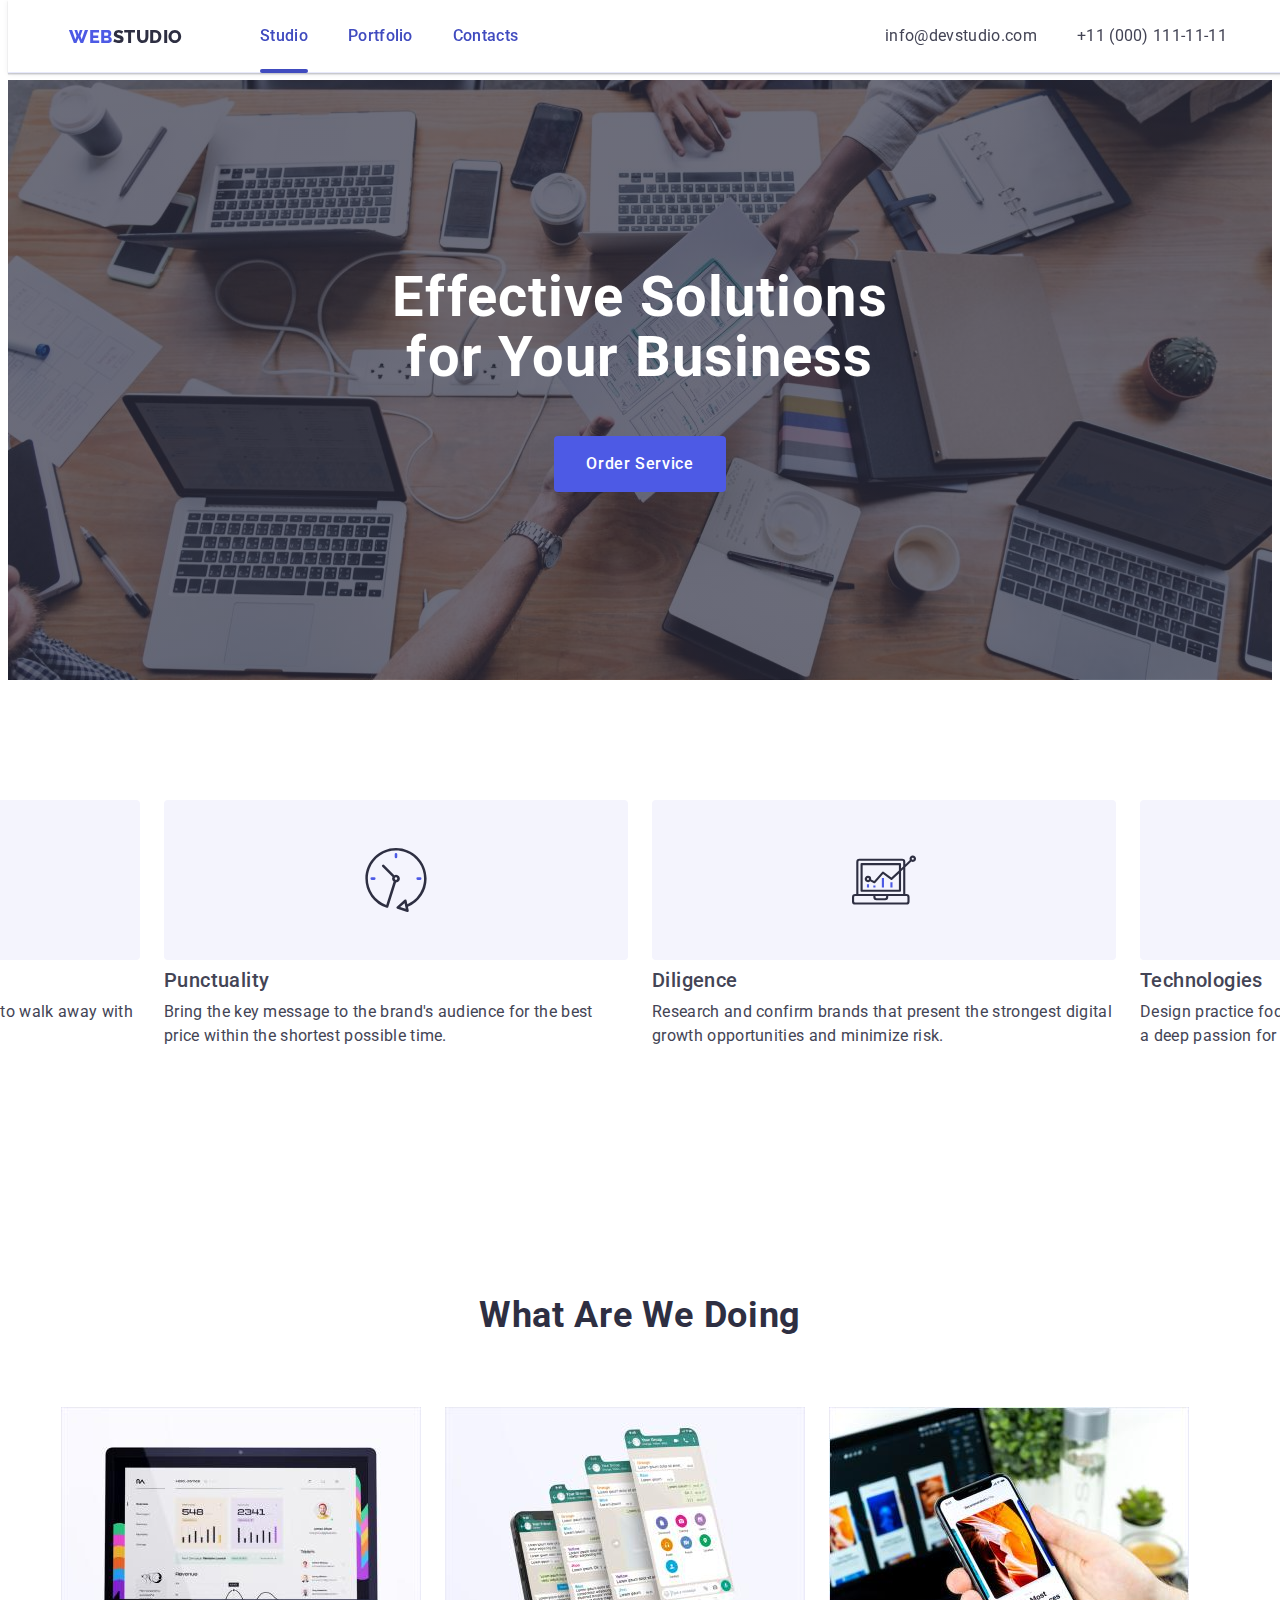
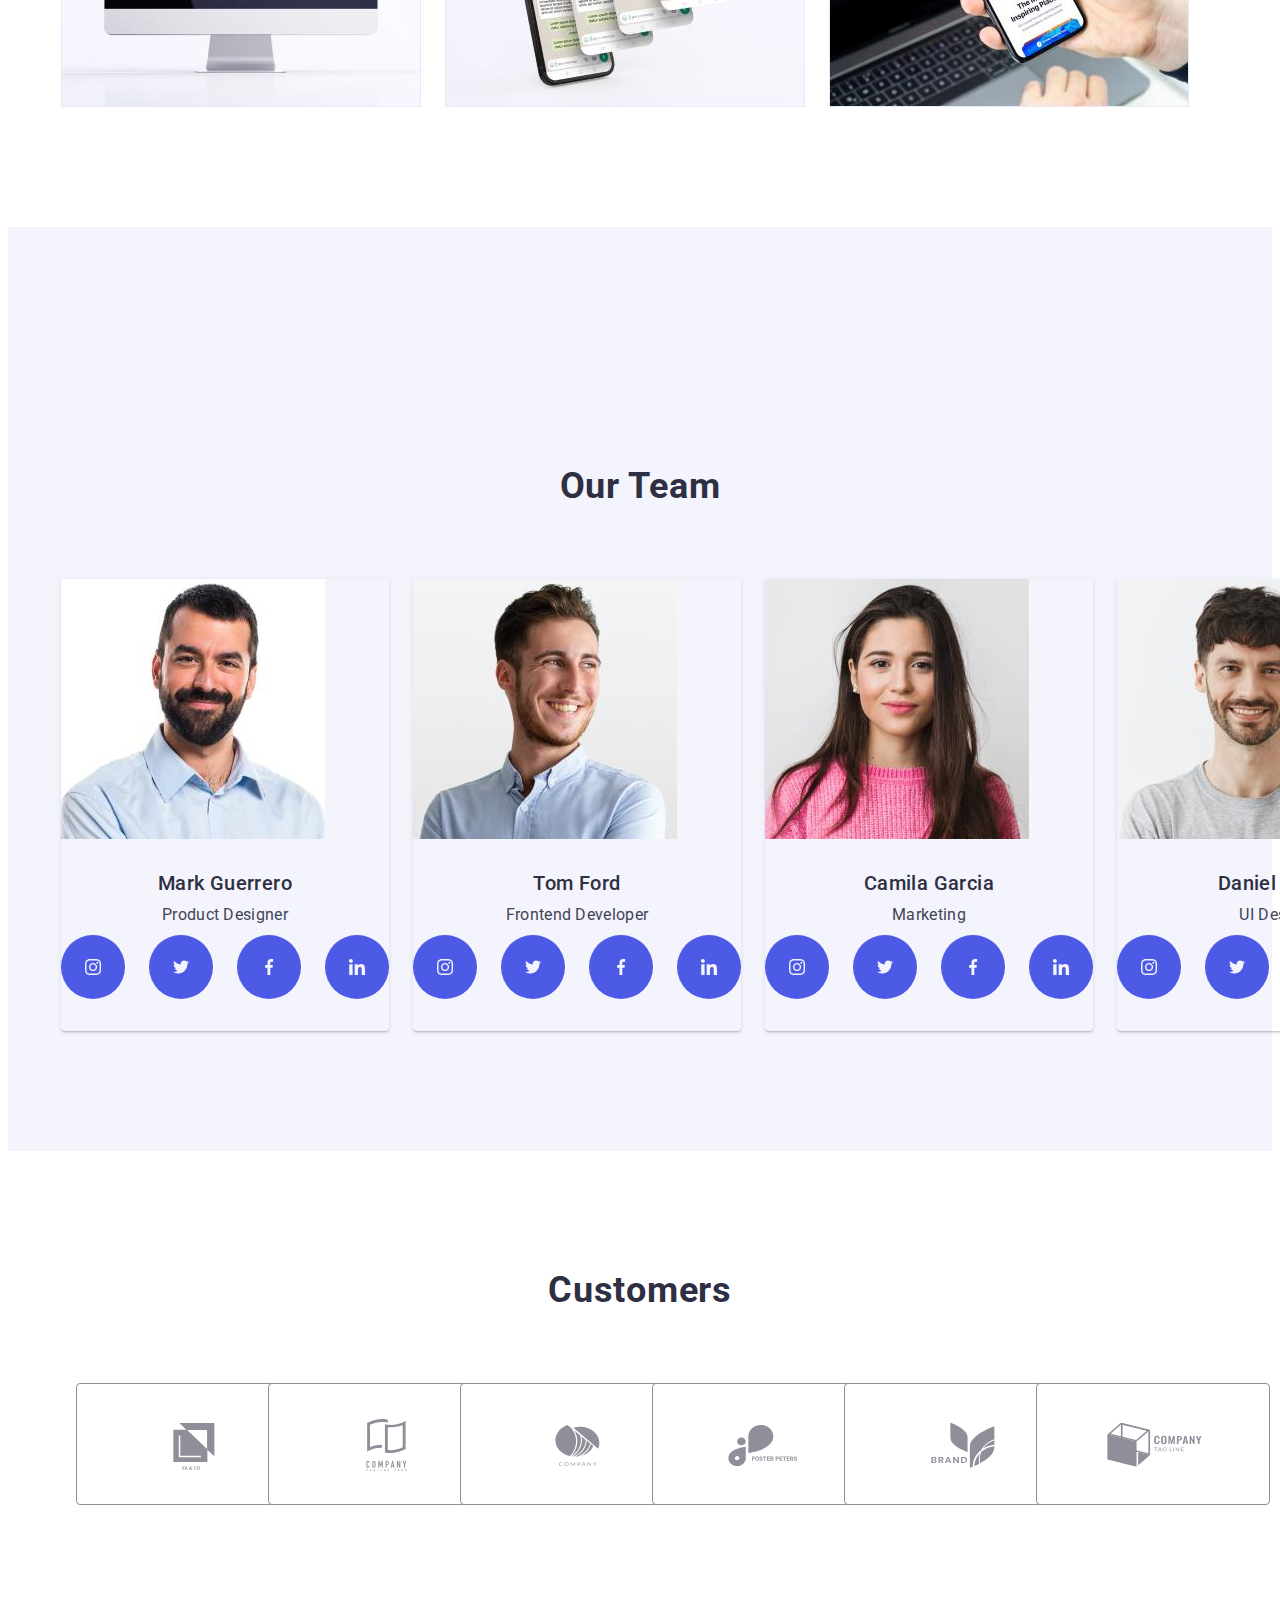
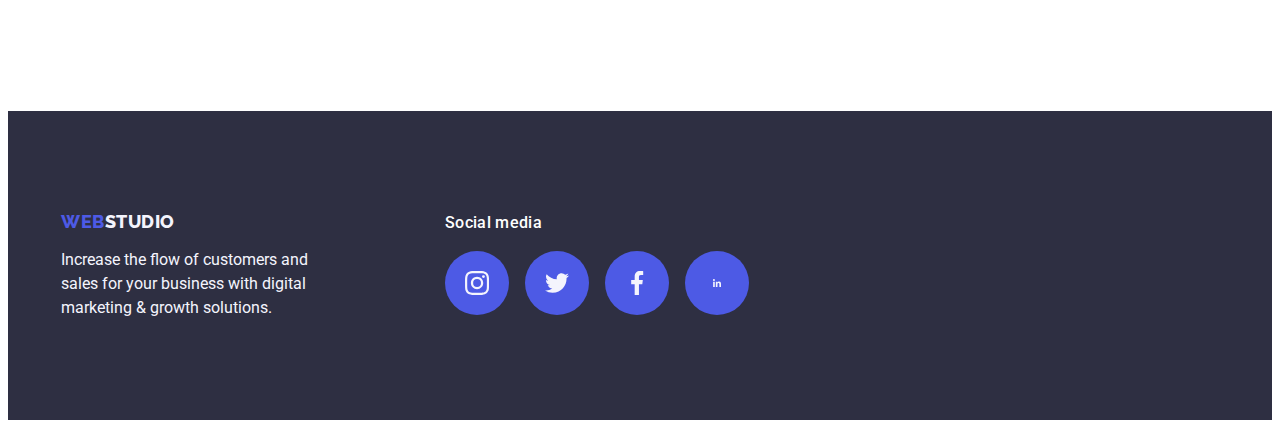
<file: index.html>
<!DOCTYPE html>
<html lang="en">
  <head>
    <meta charset="UTF-8" />
    <meta name="viewport" content="width=device-width, initial-scale=1.0" />
    <title>
      Increase the flow of customers and sales for your business with digital
      marketing & growth solutions.
    </title>
    <link
      rel="stylesheet"
      href="https://cdnjs.cloudflare.com/ajax/libs/modern-normalize/1.1.0/modern-normalize.min.css"
      integrity="sha512-wpPYUAdjBVSE4KJnH1VR1HeZfpl1ub8YT/NKx4PuQ5NmX2tKuGu6U/JRp5y+Y8XG2tV+wKQpNHVUX03MfMFn9Q=="
      crossorigin="anonymous"
      referrerpolicy="no-referrer"
    />
    <link rel="stylesheet" href="./css/styles.css" />
    <link rel="preconnect" href="https://fonts.googleapis.com" />
    <link rel="preconnect" href="https://fonts.gstatic.com" crossorigin />
    <link
      href="https://fonts.googleapis.com/css2?family=Raleway:wght@800&family=Roboto:wght@400;500;700;900&display=swap"
      rel="stylesheet"
    />
  </head>
  <body>
    <header class="header-class">
      <div class="header-container container">
        <nav class="header-navigation">
          <a class="navigation-logo link" href="./index.html"
            >Web<span class="nav-logo-span">Studio</span>
          </a>
          <ul class="navigation-list list">
            <li>
              <a class="navigation-link link active" href="./index.html"
                >Studio</a
              >
            </li>
            <li>
              <a class="navigation-link link" href="./portfolio.html"
                >Portfolio</a
              >
            </li>
            <li>
              <a class="navigation-link link" href="">Contacts</a>
            </li>
          </ul>
        </nav>
        <address class="address">
          <ul class="address-list list">
            <li>
              <a class="address-link link" href="mailto:info@devstudio.com"
                >info@devstudio.com</a
              >
            </li>
            <li>
              <a class="address-link link" href="tel:+110001111111"
                >+11 (000) 111-11-11</a
              >
            </li>
          </ul>
        </address>
      </div>
    </header>
    <main>
      <section class="hero-section">
        <!-- "Hero" section -->
        <div class="container">
          <h1 class="hero-title">Effective Solutions for Your Business</h1>
          <button type="button" class="hero-button" data-modal-open>
            Order Service
          </button>
        </div>
      </section>
      <section class="advantages-section">
        <div class="advantages-container container">
          <h2 hidden class="advantages-title title">Our Advantages</h2>
          <ul class="advantages-list list">
            <li class="advantages-item">
              <div class="advantages-icon-wraper">
                <svg class="advantages-icon" width="64" height="64">
                  <use href="./images/icons.svg#antenna"></use>
                </svg>
              </div>
              <h3 class="advantages-title">Strategy</h3>
              <p class="text">
                Our goal is to identify the business problem to walk away with
                the perfect and creative solution.
              </p>
            </li>
            <li class="advantages-item">
              <div class="advantages-icon-wraper">
                <svg class="advantages-icon" width="64" height="64">
                  <use href="./images/icons.svg#clock"></use>
                </svg>
              </div>
              <h3 class="advantages-title">Punctuality</h3>
              <p class="text">
                Bring the key message to the brand's audience for the best price
                within the shortest possible time.
              </p>
            </li>
            <li class="advantages-item">
              <div class="advantages-icon-wraper">
                <svg class="advantages-icon" width="64" height="64">
                  <use href="./images/icons.svg#diagram"></use>
                </svg>
              </div>
              <h3 class="advantages-title">Diligence</h3>
              <p class="text">
                Research and confirm brands that present the strongest digital
                growth opportunities and minimize risk.
              </p>
            </li>
            <li class="advantages-item">
              <div class="advantages-icon-wraper">
                <svg class="advantages-icon" width="64" height="64">
                  <use href="./images/icons.svg#astronaut"></use>
                </svg>
              </div>
              <h3 class="advantages-title">Technologies</h3>
              <p class="text">
                Design practice focused on digital experiences. We bring forth a
                deep passion for problem-solving.
              </p>
            </li>
          </ul>
        </div>
      </section>
      <section class="examples-section">
        <div class="container">
          <h2 class="examples-title title">What are we doing</h2>
          <ul class="examples-list list">
            <li class="examples-item">
              <img
                src="./images/studio/examples/studio-img1-w360.jpg"
                alt="Computer monitor with the website page open"
                width="360"
              />
            </li>
            <li class="examples-item">
              <img
                src="./images/studio/examples/studio-img2-w360.jpg"
                alt="Smartphone screen with an open messenger"
                width="360"
              />
            </li>
            <li class="examples-item">
              <img
                src="./images/studio/examples/studio-img3-w360.jpg"
                alt="Laptop screen and smartphone in hand"
                width="360"
              />
            </li>
          </ul>
        </div>
      </section>
      <section class="team-section">
        <div class="team-container container">
          <h2 class="team-title title">Our Team</h2>
          <ul class="team-cards-list list">
            <li class="team-cards-item">
              <img
                class="team-cards-image"
                src="./images/studio/team/studio-img4-w264.jpg"
                alt="Smiling man"
                width="264"
              />
              <div class="team-cards-wrapper">
                <h3 class="team-cards-title sub-title">Mark Guerrero</h3>
                <p class="team-cards-text text">Product Designer</p>
                <ul class="socials-list list">
                  <li class="socials-item">
                    <a
                      class="socials-link link"
                      href=""
                      target="_blank"
                      rel="noopener noreferrer"
                      aria-label="Instagram icon"
                    >
                      <svg class="socials-icon" width="16" height="16">
                        <use href="./images/icons.svg#instagram"></use>
                      </svg>
                    </a>
                  </li>
                  <li class="socials-item">
                    <a
                      class="socials-link link"
                      href=""
                      target="_blank"
                      rel="noopener noreferrer"
                      aria-label="Twitter icon"
                    >
                      <svg class="socials-icon" width="16" height="16">
                        <use href="./images/icons.svg#twitter"></use>
                      </svg>
                    </a>
                  </li>
                  <li class="socials-item">
                    <a
                      class="socials-link link"
                      href=""
                      target="_blank"
                      rel="noopener noreferrer"
                      aria-label="Facebook icon"
                    >
                      <svg class="socials-icon" width="16" height="16">
                        <use href="./images/icons.svg#facebook"></use>
                      </svg>
                    </a>
                  </li>
                  <li class="socials-item">
                    <a
                      class="socials-link link"
                      href=""
                      target="_blank"
                      rel="noopener noreferrer"
                      aria-label="Linkedin icon"
                    >
                      <svg class="socials-icon" width="16" height="16">
                        <use href="./images/icons.svg#linkedin"></use>
                      </svg>
                    </a>
                  </li>
                </ul>
              </div>
            </li>
            <li class="team-cards-item">
              <img
                class="team-cards-image"
                src="./images/studio/team/studio-img5-w264.jpg"
                alt="Smiling man"
                width="264"
              />
              <div class="team-cards-wrapper">
                <h3 class="team-cards-title sub-title">Tom Ford</h3>
                <p class="team-cards-text text">Frontend Developer</p>
                <ul class="socials-list list">
                  <li class="socials-item">
                    <a
                      class="socials-link link"
                      href=""
                      target="_blank"
                      rel="noopener noreferrer"
                      aria-label="Instagram icon"
                    >
                      <svg class="socials-icon" width="16" height="16">
                        <use href="./images/icons.svg#instagram"></use>
                      </svg>
                    </a>
                  </li>
                  <li class="socials-item">
                    <a
                      class="socials-link link"
                      href=""
                      target="_blank"
                      rel="noopener noreferrer"
                      aria-label="Twitter icon"
                    >
                      <svg class="socials-icon" width="16" height="16">
                        <use href="./images/icons.svg#twitter"></use>
                      </svg>
                    </a>
                  </li>
                  <li class="socials-item">
                    <a
                      class="socials-link link"
                      href=""
                      target="_blank"
                      rel="noopener noreferrer"
                      aria-label="Facebook icon"
                    >
                      <svg class="socials-icon" width="16" height="16">
                        <use href="./images/icons.svg#facebook"></use>
                      </svg>
                    </a>
                  </li>
                  <li class="socials-item">
                    <a
                      class="socials-link link"
                      href=""
                      target="_blank"
                      rel="noopener noreferrer"
                      aria-label="Linkedin icon"
                    >
                      <svg class="socials-icon" width="16" height="16">
                        <use href="./images/icons.svg#linkedin"></use>
                      </svg>
                    </a>
                  </li>
                </ul>
              </div>
            </li>
            <li class="team-cards-item">
              <img
                class="team-cards-image"
                src="./images/studio/team/studio-img6-w264.jpg"
                alt="Smiling woman"
                width="264"
              />
              <div class="team-cards-wrapper">
                <h3 class="team-cards-title sub-title">Camila Garcia</h3>
                <p class="team-cards-text text">Marketing</p>
                <ul class="socials-list list">
                  <li class="socials-item">
                    <a
                      class="socials-link link"
                      href=""
                      target="_blank"
                      rel="noopener noreferrer"
                      aria-label="Instagram icon"
                    >
                      <svg class="socials-icon" width="16" height="16">
                        <use href="./images/icons.svg#instagram"></use>
                      </svg>
                    </a>
                  </li>
                  <li class="socials-item">
                    <a
                      class="socials-link link"
                      href=""
                      target="_blank"
                      rel="noopener noreferrer"
                      aria-label="Twitter icon"
                    >
                      <svg class="socials-icon" width="16" height="16">
                        <use href="./images/icons.svg#twitter"></use>
                      </svg>
                    </a>
                  </li>
                  <li class="socials-item">
                    <a
                      class="socials-link link"
                      href=""
                      target="_blank"
                      rel="noopener noreferrer"
                      aria-label="Facebook icon"
                    >
                      <svg class="socials-icon" width="16" height="16">
                        <use href="./images/icons.svg#facebook"></use>
                      </svg>
                    </a>
                  </li>
                  <li class="socials-item">
                    <a
                      class="socials-link link"
                      href=""
                      target="_blank"
                      rel="noopener noreferrer"
                      aria-label="Linkedin icon"
                    >
                      <svg class="socials-icon" width="16" height="16">
                        <use href="./images/icons.svg#linkedin"></use>
                      </svg>
                    </a>
                  </li>
                </ul>
              </div>
            </li>
            <li class="team-cards-item">
              <img
                class="team-cards-image"
                src="./images/studio/team/studio-img7-w264.jpg"
                alt="Smiling man"
                width="264"
              />
              <div class="team-cards-wrapper">
                <h3 class="team-cards-title sub-title">Daniel Wilson</h3>
                <p class="team-cards-text text">UI Designer</p>
                <ul class="socials-list list">
                  <li class="socials-item">
                    <a
                      class="socials-link link"
                      href=""
                      target="_blank"
                      rel="noopener noreferrer"
                      aria-label="Instagram icon"
                    >
                      <svg class="socials-icon" width="16" height="16">
                        <use href="./images/icons.svg#instagram"></use>
                      </svg>
                    </a>
                  </li>
                  <li class="socials-item">
                    <a
                      class="socials-link link"
                      href=""
                      target="_blank"
                      rel="noopener noreferrer"
                      aria-label="Twitter icon"
                    >
                      <svg class="socials-icon" width="16" height="16">
                        <use href="./images/icons.svg#twitter"></use>
                      </svg>
                    </a>
                  </li>
                  <li class="socials-item">
                    <a
                      class="socials-link link"
                      href=""
                      target="_blank"
                      rel="noopener noreferrer"
                      aria-label="Facebook icon"
                    >
                      <svg class="socials-icon" width="16" height="16">
                        <use href="./images/icons.svg#facebook"></use>
                      </svg>
                    </a>
                  </li>
                  <li class="socials-item">
                    <a
                      class="socials-link link"
                      href=""
                      target="_blank"
                      rel="noopener noreferrer"
                      aria-label="Linkedin icon"
                    >
                      <svg class="socials-icon" width="16" height="16">
                        <use href="./images/icons.svg#linkedin"></use>
                      </svg>
                    </a>
                  </li>
                </ul>
              </div>
            </li>
          </ul>
        </div>
      </section>
      <section class="customers-section">
        <div class="customers-container container">
          <h2 class="customers-title title">Customers</h2>
          <ul class="customers-list list">
            <li class="customers-item">
              <a
                class="customers-link link"
                href=""
                target="_blank"
                rel="noopener noreferrer"
                aria-label="Logo-1 icon"
              >
                <svg class="customers-icon" width="104" height="56">
                  <use href="./images/icons.svg#Logo-1"></use>
                </svg>
              </a>
            </li>
            <li class="customers-item">
              <a
                class="customers-link link"
                href=""
                target="_blank"
                rel="noopener noreferrer"
                aria-label="Logo-2 icon"
              >
                <svg class="customers-icon" width="104" height="56">
                  <use href="./images/icons.svg#Logo-2"></use>
                </svg>
              </a>
            </li>
            <li class="customers-item">
              <a
                class="customers-link link"
                href=""
                target="_blank"
                rel="noopener noreferrer"
                aria-label="Logo-3 icon"
              >
                <svg class="customers-icon" width="104" height="56">
                  <use href="./images/icons.svg#Logo-3"></use>
                </svg>
              </a>
            </li>
            <li class="customers-item">
              <a
                class="customers-link link"
                href=""
                target="_blank"
                rel="noopener noreferrer"
                aria-label="Logo-4 icon"
              >
                <svg class="customers-icon" width="104" height="56">
                  <use href="./images/icons.svg#Logo-4"></use>
                </svg>
              </a>
            </li>
            <li class="customers-item">
              <a
                class="customers-link link"
                href=""
                target="_blank"
                rel="noopener noreferrer"
                aria-label="Logo-5 icon"
              >
                <svg class="customers-icon" width="104" height="56">
                  <use href="./images/icons.svg#Logo-5"></use>
                </svg>
              </a>
            </li>
            <li class="customers-item">
              <a
                class="customers-link link"
                href=""
                target="_blank"
                rel="noopener noreferrer"
                aria-label="Logo-6 icon"
              >
                <svg class="customers-icon" width="104" height="56">
                  <use href="./images/icons.svg#Logo-6"></use>
                </svg>
              </a>
            </li>
          </ul>
        </div>
      </section>
    </main>
    <footer class="footer">
      <div class="footer-container container">
        <div class="footer-logo-text">
          <a class="footer-logo footer-logo-link link" href="./index.html"
            >Web<span class="footer-logo-span">Studio</span></a
          >
          <p class="footer-text">
            Increase the flow of customers and sales for your business with
            digital marketing & growth solutions.
          </p>
        </div>
        <div class="footer-socials">
          <p class="footer-socials-text">Social media</p>
          <ul class="footer-socials-icons socials-list list">
            <li class="socials-item">
              <a
                class="footer-socials-link link"
                href=""
                target="_blank"
                rel="noopener noreferrer"
                aria-label="Instagram icon"
              >
                <svg class="socials-icon" width="24" height="24">
                  <use href="./images/icons.svg#instagram"></use>
                </svg>
              </a>
            </li>
            <li class="socials-item">
              <a
                class="footer-socials-link link"
                href=""
                target="_blank"
                rel="noopener noreferrer"
                aria-label="Twitter icon"
              >
                <svg class="socials-icon" width="24" height="24">
                  <use href="./images/icons.svg#twitter"></use>
                </svg>
              </a>
            </li>
            <li class="socials-item">
              <a
                class="footer-socials-link link"
                href=""
                target="_blank"
                rel="noopener noreferrer"
                aria-label="Facebook icon"
              >
                <svg class="socials-icon" width="24" height="24">
                  <use href="./images/icons.svg#facebook"></use>
                </svg>
              </a>
            </li>
            <li class="socials-item">
              <a
                class="footer-socials-link link"
                href=""
                target="_blank"
                rel="noopener noreferrer"
                aria-label="Linkedin icon"
              >
                <svg class="socials-icon" width="8" height="8">
                  <use href="./images/icons.svg#linkedin"></use>
                </svg>
              </a>
            </li>
          </ul>
        </div>
      </div>
    </footer>
    <!-- Modal window -->
    <div class="backdrop is-hidden" data-modal>
      <div class="modal">
        <button type="button" class="modal-close-button" data-modal-close>
          <svg class="modal-icon" width="8" height="8">
            <use href="./images/icons.svg#close-icon"></use>
          </svg>
        </button>
      </div>
    </div>
    <script src="./js/modal.js"></script>
  </body>
</html>
</file>
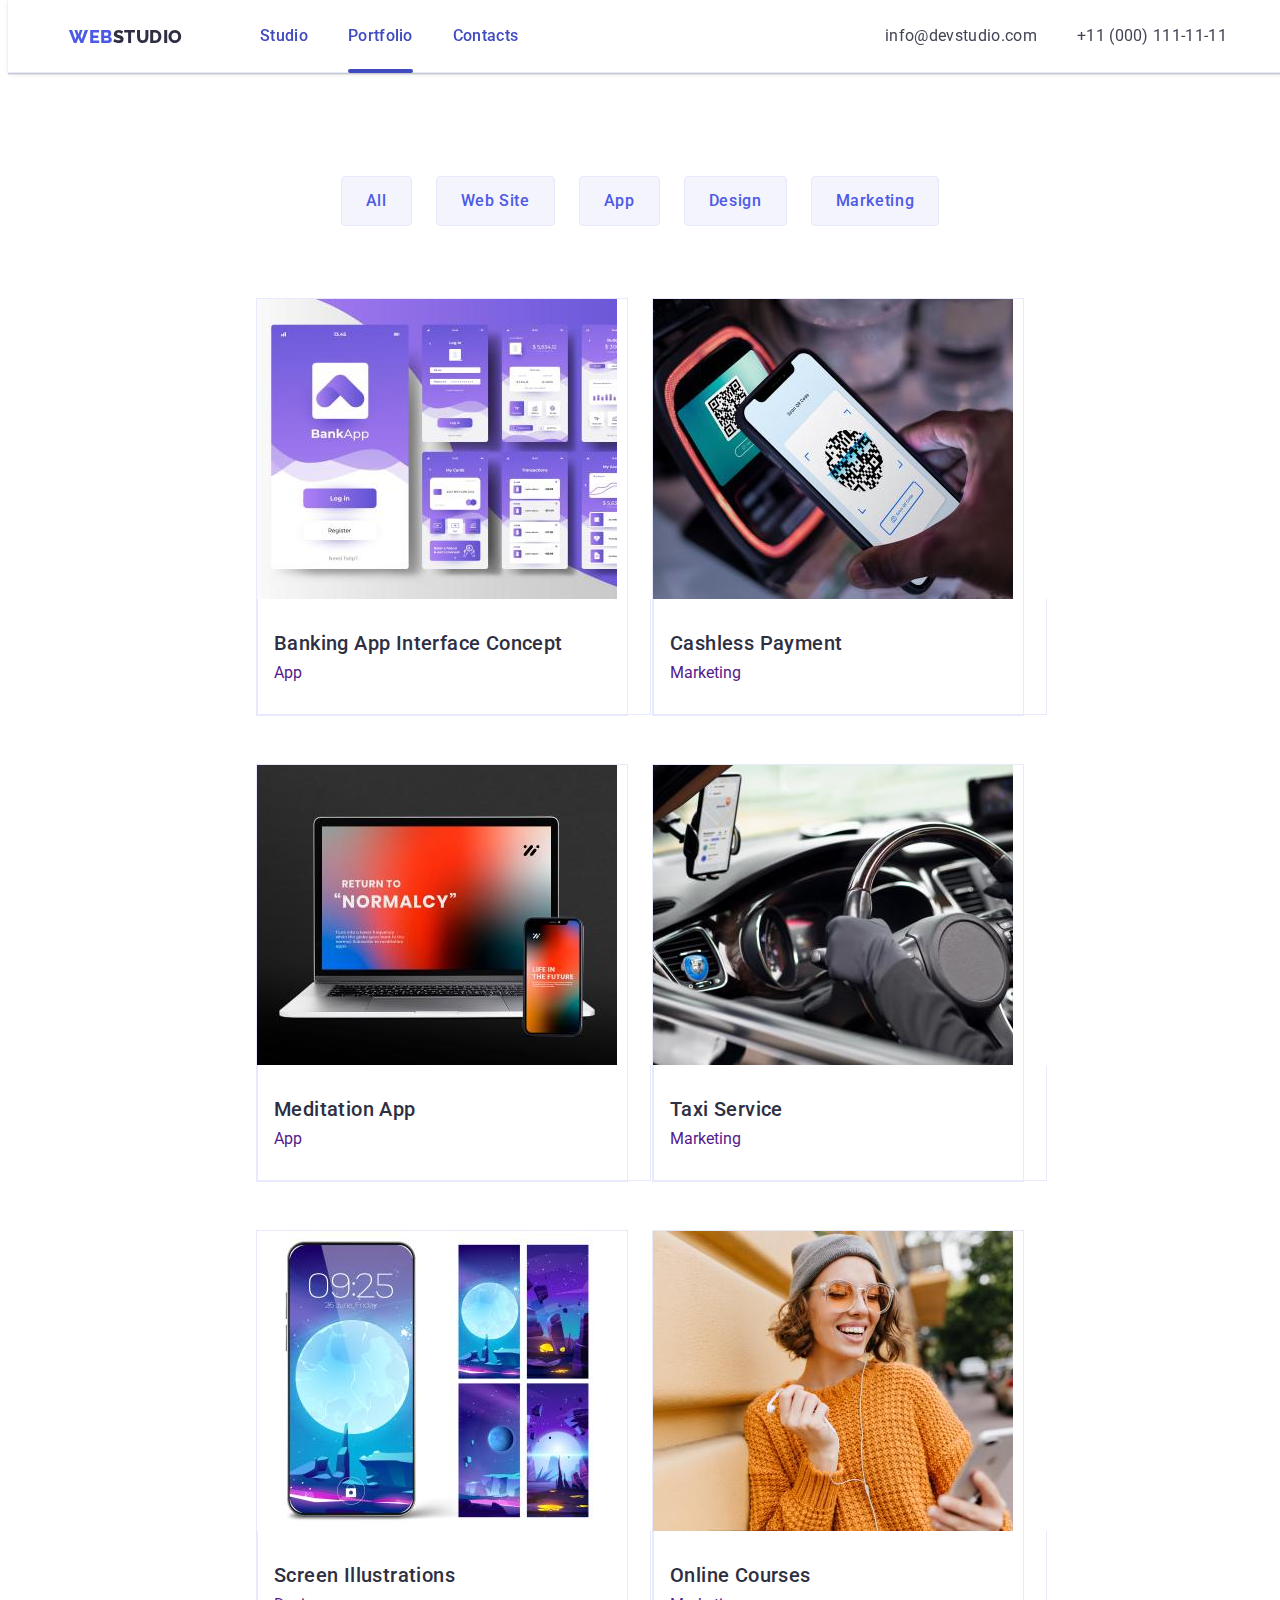
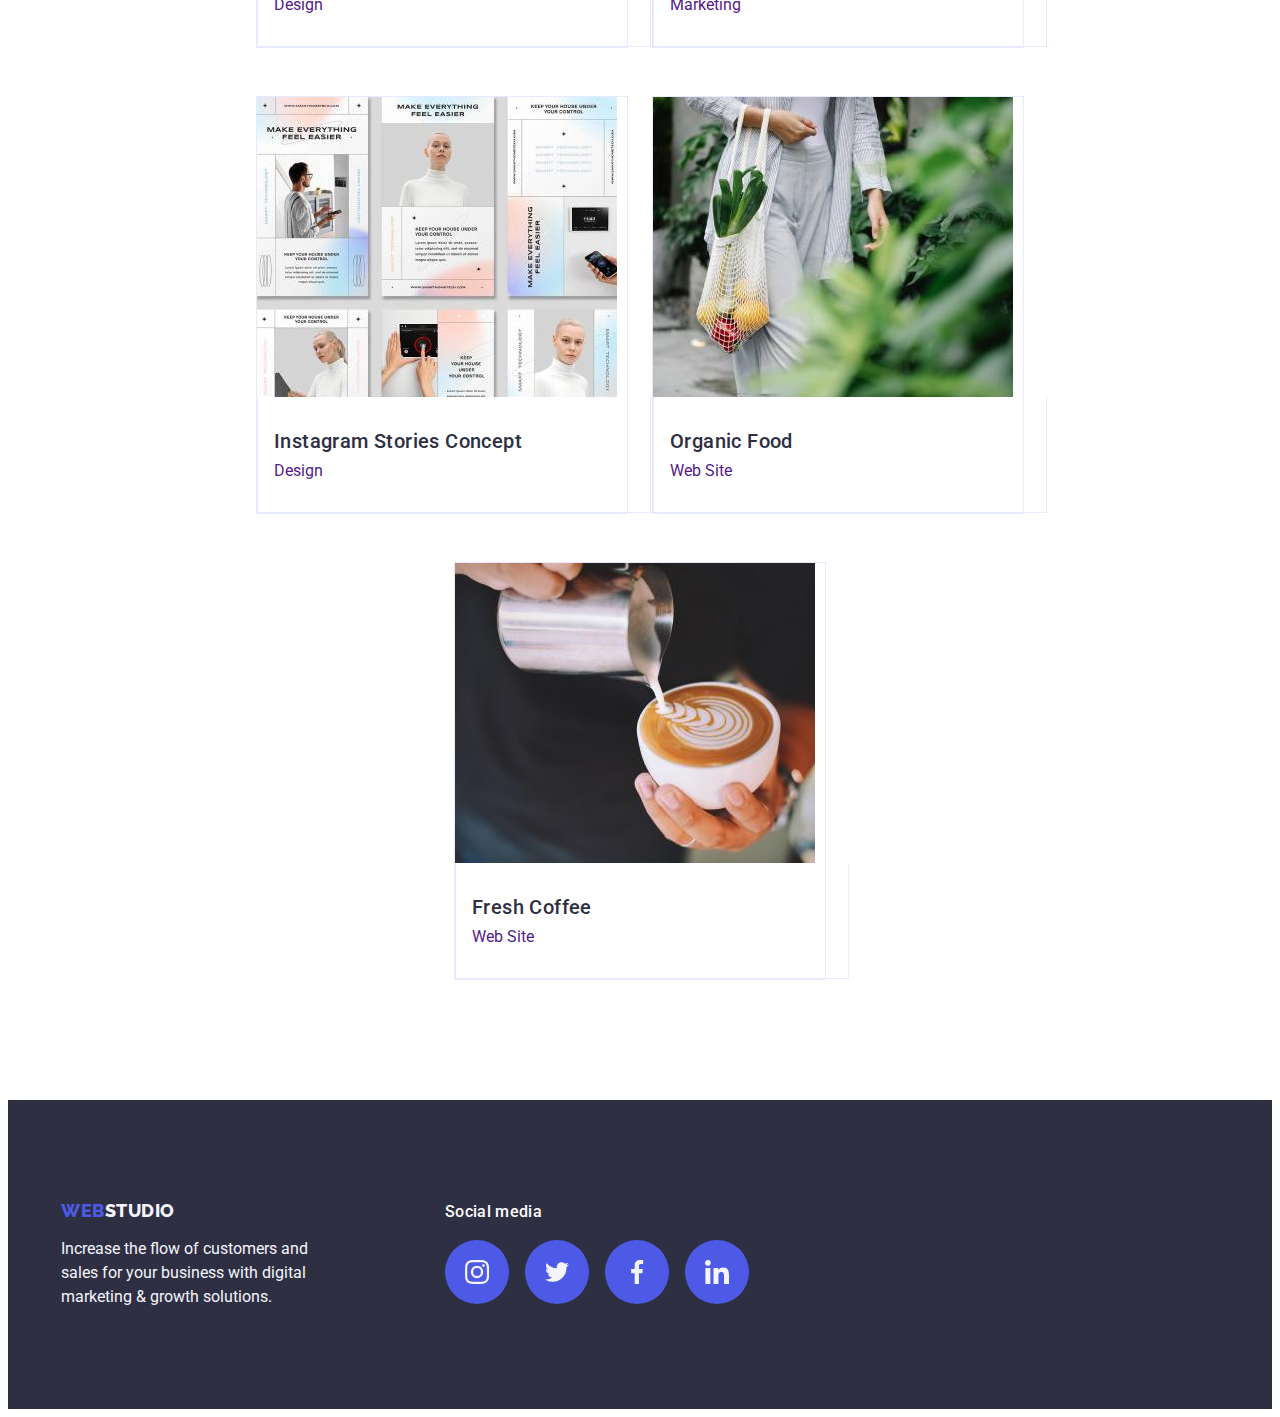
<file: portfolio.html>
<!DOCTYPE html>
<html lang="en">
  <head>
    <meta charset="UTF-8" />
    <meta name="viewport" content="width=device-width, initial-scale=1.0" />
    <title>
      Increase the flow of customers and sales for your business with digital
      marketing & growth solutions.
    </title>
    <link
      rel="stylesheet"
      href="https://cdnjs.cloudflare.com/ajax/libs/modern-normalize/1.1.0/modern-normalize.min.css"
      integrity="sha512-wpPYUAdjBVSE4KJnH1VR1HeZfpl1ub8YT/NKx4PuQ5NmX2tKuGu6U/JRp5y+Y8XG2tV+wKQpNHVUX03MfMFn9Q=="
      crossorigin="anonymous"
      referrerpolicy="no-referrer"
    />
    <link rel="stylesheet" href="./css/styles.css" />
    <link rel="preconnect" href="https://fonts.googleapis.com" />
    <link rel="preconnect" href="https://fonts.gstatic.com" crossorigin />
    <link
      href="https://fonts.googleapis.com/css2?family=Raleway:wght@800&family=Roboto:wght@400;500;700;900&display=swap"
      rel="stylesheet"
    />
  </head>
  <body>
    <header class="header-class">
      <div class="header-container container">
        <nav class="header-navigation">
          <a class="navigation-logo link" href="./index.html"
            >Web<span class="nav-logo-span">Studio</span>
          </a>
          <ul class="navigation-list list">
            <li>
              <a class="navigation-link link" href="./index.html">Studio</a>
            </li>
            <li>
              <a class="navigation-link link active" href="./portfolio.html"
                >Portfolio</a
              >
            </li>
            <li>
              <a class="navigation-link link" href="">Contacts</a>
            </li>
          </ul>
        </nav>
        <address class="address">
          <ul class="address-list list">
            <li>
              <a class="address-link link" href="mailto:info@devstudio.com"
                >info@devstudio.com</a
              >
            </li>
            <li>
              <a class="address-link link" href="tel:+110001111111"
                >+11 (000) 111-11-11</a
              >
            </li>
          </ul>
        </address>
      </div>
    </header>
    <main>
      <section class="production-section">
        <div class="production-container container">
          <h1 hidden class="title">Production examples</h1>
          <ul class="filters-list list">
            <li class="filters-item">
              <button type="button" class="filters-buttons">All</button>
            </li>
            <li class="filters-item">
              <button type="button" class="filters-buttons">Web Site</button>
            </li>
            <li class="filters-item">
              <button type="button" class="filters-buttons">App</button>
            </li>
            <li class="filters-item">
              <button type="button" class="filters-buttons">Design</button>
            </li>
            <li class="filters-item">
              <button type="button" class="filters-buttons">Marketing</button>
            </li>
          </ul>
          <ul class="production-cards-list list">
            <li class="production-cards-item">
              <a href="" class="production-cards-link link">
                <div class="production-thumb">
                  <img
                    class="production-cards-image"
                    src="./images/portfolio/production/portfolio-img1-w360.jpg"
                    alt="Banking App Interface Concept."
                    width="360"
                  />
                  <p class="overlay overlay-text">
                    14 Stylish and User-Friendly App Design Concepts · Task
                    Manager App · Calorie Tracker App · Exotic Fruit Ecommerce
                    App · Cloud Storage App
                  </p>
                </div>
                <div class="production-cards-wrapper">
                  <h2 class="production-cards-title sub-title">
                    Banking App Interface Concept
                  </h2>
                  <p class="production-cards-text">App</p>
                </div>
              </a>
            </li>
            <li class="production-cards-item">
              <a href="" class="production-cards-link link">
                <div class="production-thumb">
                  <img
                    class="production-cards-image"
                    src="./images/portfolio/production/portfolio-img2-w360.jpg"
                    alt="Cashless Payment."
                    width="360"
                  />
                  <p class="overlay overlay-text">
                    14 Stylish and User-Friendly App Design Concepts · Task
                    Manager App · Calorie Tracker App · Exotic Fruit Ecommerce
                    App · Cloud Storage App
                  </p>
                </div>
                <div class="production-cards-wrapper">
                  <h2 class="production-cards-title sub-title">
                    Cashless Payment
                  </h2>
                  <p class="production-cards-text">Marketing</p>
                </div>
              </a>
            </li>
            <li class="production-cards-item">
              <a href="" class="production-cards-link link">
                <div class="production-thumb">
                  <img
                    class="production-cards-image"
                    src="./images/portfolio/production/portfolio-img3-w360.jpg"
                    alt="Meditation App."
                    width="360"
                  />
                  <p class="overlay overlay-text">
                    14 Stylish and User-Friendly App Design Concepts · Task
                    Manager App · Calorie Tracker App · Exotic Fruit Ecommerce
                    App · Cloud Storage App
                  </p>
                </div>
                <div class="production-cards-wrapper">
                  <h2 class="production-cards-title sub-title">
                    Meditation App
                  </h2>
                  <p class="production-cards-text">App</p>
                </div>
              </a>
            </li>
            <li class="production-cards-item">
              <a href="" class="production-cards-link link">
                <div class="production-thumb">
                  <img
                    class="production-cards-image"
                    src="./images/portfolio/production/portfolio-img4-w360.jpg"
                    alt="Taxi Service."
                    width="360"
                  />
                  <p class="overlay overlay-text">
                    14 Stylish and User-Friendly App Design Concepts · Task
                    Manager App · Calorie Tracker App · Exotic Fruit Ecommerce
                    App · Cloud Storage App
                  </p>
                </div>
                <div class="production-cards-wrapper">
                  <h2 class="production-cards-title sub-title">Taxi Service</h2>
                  <p class="production-cards-text">Marketing</p>
                </div>
              </a>
            </li>
            <li class="production-cards-item">
              <a href="" class="production-cards-link link">
                <div class="production-thumb">
                  <img
                    class="production-cards-image"
                    src="./images/portfolio/production/portfolio-img5-w360.jpg"
                    alt="Screen Illustrations."
                    width="360"
                  />
                  <p class="overlay overlay-text">
                    14 Stylish and User-Friendly App Design Concepts · Task
                    Manager App · Calorie Tracker App · Exotic Fruit Ecommerce
                    App · Cloud Storage App
                  </p>
                </div>
                <div class="production-cards-wrapper">
                  <h2 class="production-cards-title sub-title">
                    Screen Illustrations
                  </h2>
                  <p class="production-cards-text">Design</p>
                </div>
              </a>
            </li>
            <li class="production-cards-item">
              <a href="" class="production-cards-link link">
                <div class="production-thumb">
                  <img
                    class="production-cards-image"
                    src="./images/portfolio/production/portfolio-img6-w360.jpg"
                    alt="Online Courses."
                    width="360"
                  />
                  <p class="overlay overlay-text">
                    14 Stylish and User-Friendly App Design Concepts · Task
                    Manager App · Calorie Tracker App · Exotic Fruit Ecommerce
                    App · Cloud Storage App
                  </p>
                </div>
                <div class="production-cards-wrapper">
                  <h2 class="production-cards-title sub-title">
                    Online Courses
                  </h2>
                  <p class="production-cards-text">Marketing</p>
                </div>
              </a>
            </li>
            <li class="production-cards-item">
              <a href="" class="production-cards-link link">
                <div class="production-thumb">
                  <img
                    class="production-cards-image"
                    src="./images/portfolio/production/portfolio-img7-w360.jpg"
                    alt="Instagram Stories Concept."
                    width="360"
                  />
                  <p class="overlay overlay-text">
                    14 Stylish and User-Friendly App Design Concepts · Task
                    Manager App · Calorie Tracker App · Exotic Fruit Ecommerce
                    App · Cloud Storage App
                  </p>
                </div>
                <div class="production-cards-wrapper">
                  <h2 class="production-cards-title sub-title">
                    Instagram Stories Concept
                  </h2>
                  <p class="production-cards-text">Design</p>
                </div>
              </a>
            </li>
            <li class="production-cards-item">
              <a href="" class="production-cards-link link">
                <div class="production-thumb">
                  <img
                    class="production-cards-image"
                    src="./images/portfolio/production/portfolio-img8-w360.jpg"
                    alt="Organic Food."
                    width="360"
                  />
                  <p class="overlay overlay-text">
                    14 Stylish and User-Friendly App Design Concepts · Task
                    Manager App · Calorie Tracker App · Exotic Fruit Ecommerce
                    App · Cloud Storage App
                  </p>
                </div>
                <div class="production-cards-wrapper">
                  <h2 class="production-cards-title sub-title">Organic Food</h2>
                  <p class="production-cards-text">Web Site</p>
                </div>
              </a>
            </li>
            <li class="production-cards-item">
              <a href="" class="production-cards-link link">
                <div class="production-thumb">
                  <img
                    class="production-cards-image"
                    src="./images/portfolio/production/portfolio-img9-w360.jpg"
                    alt="Fresh Coffee."
                    width="360"
                  />
                  <p class="overlay overlay-text">
                    14 Stylish and User-Friendly App Design Concepts · Task
                    Manager App · Calorie Tracker App · Exotic Fruit Ecommerce
                    App · Cloud Storage App
                  </p>
                </div>
                <div class="production-cards-wrapper">
                  <h2 class="production-cards-title sub-title">Fresh Coffee</h2>
                  <p class="production-cards-text">Web Site</p>
                </div>
              </a>
            </li>
          </ul>
        </div>
      </section>
    </main>
    <footer class="footer">
      <div class="footer-container container">
        <div class="footer-logo-text">
          <a class="footer-logo footer-logo-link link" href="./index.html"
            >Web<span class="footer-logo-span">Studio</span></a
          >
          <p class="footer-text">
            Increase the flow of customers and sales for your business with
            digital marketing & growth solutions.
          </p>
        </div>
        <div class="footer-socials">
          <p class="footer-socials-text">Social media</p>
          <ul class="footer-socials-icons socials-list list">
            <li class="socials-item">
              <a
                class="footer-socials-link link"
                href=""
                target="_blank"
                rel="noopener noreferrer"
                aria-label="Instagram icon"
              >
                <svg class="socials-icon" width="24" height="24">
                  <use href="./images/icons.svg#instagram"></use>
                </svg>
              </a>
            </li>
            <li class="socials-item">
              <a
                class="footer-socials-link link"
                href=""
                target="_blank"
                rel="noopener noreferrer"
                aria-label="Twitter icon"
              >
                <svg class="socials-icon" width="24" height="24">
                  <use href="./images/icons.svg#twitter"></use>
                </svg>
              </a>
            </li>
            <li class="socials-item">
              <a
                class="footer-socials-link link"
                href=""
                target="_blank"
                rel="noopener noreferrer"
                aria-label="Facebook icon"
              >
                <svg class="socials-icon" width="24" height="24">
                  <use href="./images/icons.svg#facebook"></use>
                </svg>
              </a>
            </li>
            <li class="socials-item">
              <a
                class="footer-socials-link link"
                href=""
                target="_blank"
                rel="noopener noreferrer"
                aria-label="Linkedin icon"
              >
                <svg class="socials-icon" width="24" height="24">
                  <use href="./images/icons.svg#linkedin"></use>
                </svg>
              </a>
            </li>
          </ul>
        </div>
      </div>
    </footer>
  </body>
</html>
</file>
<file: css/styles.css>
:root {
  --primary-brand: #4d5ae5;
  --pressed-state: #404bbf;
  --dark: #2e2f42;
  --success: #31d0aa;
  --text: #434455;
  --subtle-text: #8e8f99;
  --accent: #e7e9fc;
  --light: #f4f4fd;
  --modal-overlay: rgba(46, 47, 66, 0.4);
  --hero-background: rgba(46, 47, 66, 0.7);
  --white-background: #ffffff;
  --modal-background: #fcfcfc;
}

body {
  background-color: var(--white-background);
  color: var(--text);
  font-family: "Raleway", sans-serif;
  font-family: "Roboto", sans-serif;
  font-style: normal;
  padding-top: 72px;
}

h1,
h2,
h3,
h4,
h5,
h6,
p,
ul {
  margin: 0;
}

img {
  display: block;
}

.list {
  list-style: none;
  padding: 0;
  margin: 0;
}

.link {
  text-decoration: none;
  font-style: normal;
}

.container {
  width: 1158px;
  padding: 0 15px;
  margin: 0 auto;
}

.header-class {
  position: fixed;
  width: 100%;
  top: 0;
  z-index: 10;
  
  background-color: #ffffff;
  border-bottom: 1px solid var(--accent);
  box-shadow: 0px 2px 1px rgba(46, 47, 66, 0.08),
    0px 1px 1px rgba(46, 47, 66, 0.16), 0px 1px 6px rgba(46, 47, 66, 0.08);
}

.header-container {
  display: flex;
  align-items: center;
  flex-direction: row;
}

.header-navigation {
  display: flex;
  align-items: center;
  justify-content: center;
}

.navigation-logo {
  width: 115px;
  display: flex;
  margin-top: 25.5px;
  margin-right: 76px;
  margin-bottom: 25.5px;

  font-family: "Raleway", sans-serif;
  font-weight: 800;
  font-size: 18px;
  line-height: 1.17;
  letter-spacing: 0.03em;
  text-transform: uppercase;
  color: var(--primary-brand);
}

.nav-logo-span {
  font-family: "Raleway", sans-serif;
  font-weight: 800;
  font-size: 18px;
  line-height: 1.17;
  letter-spacing: 0.03em;
  text-transform: uppercase;
  color: var(--dark);
}

.navigation-list {
  width: 261px;
  display: flex;
  align-items: center;
  gap: 40px;
}

.navigation-link {
  position: relative;
  display: block;
  padding: 24px 0;
  font-weight: 500;
  font-size: 16px;
  line-height: 1.5;
  letter-spacing: 0.02em;
  color: var(--pressed-state);

  transition-property: color;
  transition-duration: 250ms;
  transition-timing-function: cubic-bezier(0.4, 0, 0.2, 1);
  transition-delay: 0s;
}

.navigation-link:hover,
.navigation-link:focus,
.address-link:hover,
.address-link:focus {
  color: var(--pressed-state);
}

.navigation-link::after {
  content: "";
  
  position: absolute;
  bottom: -1px;
  left: 0;
  
  width: 100%;
  height: 4px;
  border-radius: 2px;

}

.navigation-link.active::after {
  background-color: var(--pressed-state);
}

.address {
  display: flex;
  margin-left: auto;
}

.address-list {
  display: flex;
  gap: 40px;
  align-items: center;
}

.address-link {
  font-weight: 400;
  font-size: 16px;
  line-height: 1.5;
  letter-spacing: 0.02em;
  color: var(--text);

  transition-property: color;
  transition-duration: 250ms;
  transition-timing-function: cubic-bezier(0.4, 0, 0.2, 1);
  transition-delay: 0s;
}



.hero-section {
  max-width: 1440px;
  margin-left: auto;
  margin-right: auto;
  background-color: var(--hero-background);
  background-image: linear-gradient(
      rgba(46, 47, 66, 0.7),
      rgba(46, 47, 66, 0.7)
    ),
    url(../images/studio/hero/studio-hero-img-w1140-h600.jpg);
  background-repeat: no-repeat;
  background-position: center;
  background-size: cover;

  padding-top: 188px;
  padding-bottom: 188px;
}

.hero-title {
  max-width: 496px;
  margin-right: auto;
  margin-bottom: 48px;
  margin-left: auto;

  font-weight: 700;
  font-size: 56px;
  line-height: 1.07;
  text-align: center;
  letter-spacing: 0.02em;
  color: var(--white-background);
}

.hero-button {
  background-color: var(--primary-brand);
  color: var(--white-background);

  min-width: 169px;
  height: 56px;
  
  display: block;
  align-items: center;
  padding: 16px 32px;
  margin: 0 auto;
  border: none;
  border-radius: 4px;
  
  font-family: "Roboto", sans-serif;
  font-weight: 500;
  font-size: 16px;
  line-height: 1.5;
  letter-spacing: 0.04em;

  cursor: pointer;

  transition: background-color 250ms cubic-bezier(0.4, 0, 0.2, 1);
}  

.hero-button:hover,
.hero-button:focus {
  background-color: var(--pressed-state);
  color: var(--white-background);
  box-shadow: 0px 4px 4px rgba(0, 0, 0, 0.15);
}

.advantages-section {
  padding-top: 120px;
  padding-bottom: 120px;
}

.advantages-container {
  display: flex;
  align-items: center;
  justify-content: center;
  margin-bottom: 8px;
}

.advantages-list {
  display: flex;
  align-items: start;
  flex-direction: row;
  gap: 24px;
}

.advantages-title {
  margin-bottom: 8px;

  font-weight: 500;
  font-size: 20px;
  line-height: 1.2;
  letter-spacing: 0.02em;
  color: var(--sub-title-color);
}

.advantages-item {
  flex-basis: calc((100%-24px * 3) / 4);
}

.advantages-icon-wraper {
  display: flex;
  align-items: center;
  justify-content: center;
  width: 264px;
  height: 112px;
  padding: 24px 100px;
  margin-bottom: 8px;
  border-radius: 4px;
  background-color: var(--light);
}

.examples-section {
  padding-top: 120px;
  padding-bottom: 120px;
}

.examples-title {
  margin: 0 auto 72px;
}

.examples-container {
  display: flex;
}

.examples-list {
  display: flex;
  align-items: start;
  flex-direction: row;
  gap: 24px;
}

.examples-item {
  flex-basis: calc((100%-24px * 2) / 3);
}

.team-section {
  background-color: var(--light);
  padding-top: 120px;
  padding-bottom: 120px;
}

.team-container {
}

.team-title {
  margin: 0 auto 72px;
  padding-top: 120px;
}

.team-cards-list {
  display: flex;
  align-items: start;
  flex-direction: row;
  gap: 24px;
}

.team-cards-item {
  background-color: var(--team-cards-item-color);
  border-radius: 0px 0px 4px 4px;
  box-shadow: 0px 1px 6px rgba(46, 47, 66, 0.08),
    0px 1px 1px rgba(46, 47, 66, 0.16), 0px 2px 1px rgba(46, 47, 66, 0.08);
}

.team-cards-title {
  text-align: center;
  margin-bottom: 8px;
}

.team-cards-wrapper {
padding: 32px 0
}

.team-cards-text {
  text-align: center;
  margin-bottom: 8px;
}

.socials-list {
  display: flex;
  justify-content: center;
  align-items: center;
  gap: 24px;
}

.socials-link {
  display: flex;
  width: 40px;
  height: 40px;
  align-items: center;
  justify-content: center;
  padding: 12px;
  border: transparent;
  border-radius: 50%;
  background-color: var(--primary-brand);
  color: var(--light);

  transition-property: background-color;
  transition-duration: 250ms;
  transition-timing-function: cubic-bezier(0.4, 0, 0.2, 1);
}

.socials-link:hover,
.socials-link:focus {
  background-color: var(--pressed-state);
}

.socials-icon {
  justify-content: center;
  align-items: center;
  fill: currentColor;
}

.customers-section {
  padding-top: 120px;
  padding-bottom: 120px;
}

.customers-title {
  font-size: 36px;
  line-height: 1.1;
  color: var(--dark);
  margin-bottom: 72px;
}

.customers-list {
  display: flex;
  justify-content: center;
  align-items: center;
  gap: 24px;
  margin-bottom: 120px;
}

.customers-item {
  width: 168px;
  height: 88px;
  flex-basis: calc((100%-24px * 5) / 6);
}

.customers-link {
  display: flex;
  width: 100%;
  height: 100%;
  align-items: center;
  justify-content: center;
  padding: 16px 32px;
  border: 1px solid;
  border-color: var(--subtle-text);
  border-radius: 4px;
  
  background-color: var(--white-background);
  color: var(--subtle-text);

  transition: border-color 250ms cubic-bezier(0.4, 0, 0.2, 1),
    color 250ms cubic-bezier(0.4, 0, 0.2, 1);
}

.customers-link:hover,
.customers-link:focus {
  border-color: var(--pressed-state);
  color: var(--pressed-state);
}

.customers-icon {
  display: flex;
  justify-content: center;
  align-items: center;
  fill: currentColor;
}

.production-section {
  padding: 96px 0 120px;
}

.filter-container {
  display: flex;
  margin-bottom: 72px;
  align-items: center;
  flex-direction: row;
  margin: 0 auto 72px;
}

.filters-list {
  display: flex;
  align-items: center;
  justify-content: center;
  margin: 0 auto;
  gap: 24px;
  margin-bottom: 72px;
}

.filters-list:last-child {
  margin-right: 0;
}

.filters-buttons {
  display: flex;
  border: 1px solid var(--accent);
  border-radius: 4px;

  padding: 12px 24px;

  background-color: var(--light);
  font-family: "Roboto", sans-serif;
  font-weight: 500;
  font-size: 16px;
  line-height: 1.5;
  display: flex;
  align-items: center;
  letter-spacing: 0.04em;
  color: var(--primary-brand);
  cursor: pointer;

  transition: color 250ms cubic-bezier(0.4, 0, 0.2, 1),
    background-color 250ms cubic-bezier(0.4, 0, 0.2, 1),
    border-color 250ms cubic-bezier(0.4, 0, 0.2, 1),
    box-shadow 250ms cubic-bezier(0.4, 0, 0.2, 1);
}

.filters-buttons:hover,
.filters-buttons:focus {
  background-color: var(--pressed-state);
  color: var(--white-background);
  border: 1px solid transparent;
  box-shadow: 0px 3px 1px rgba(0, 0, 0, 0.1),
    0px 2px 1px rgba(0, 0, 0, 0.08),
    0px 2px 2px rgba(0, 0, 0, 0.12);;
}

.title {
  font-size: 36px;
  line-height: 1.1;
  text-transform: capitalize;
  text-align: center;
  letter-spacing: 0.02em;
  color: var(--dark);
}

.sub-title {
  font-weight: 500;
  font-size: 20px;
  line-height: 1.2;
  letter-spacing: 0.02em;
  color: var(--dark);
}

.text {
  font-size: 16px;
  line-height: 1.5;
  letter-spacing: 0.02em;
  color: var(--text);
}

.production-section {
  padding: 96px 0 120p;
}

.production-cards-list {
  display: flex;
  row-gap: 48px;
  column-gap: 24px;
  flex-direction: row;
  flex-wrap: wrap;
  justify-content: center;
  align-items: start;
}

.production-cards-item {
  background-color: var(--white-background);
  display: block;
  border: 1px solid var(--accent);
  width: calc((100% - 48px) / 3);
}

.production-cards-item:hover .overlay,
.production-cards-item:focus .overlay {
  transform: translateY(0%);
}

.production-cards-link {
  display: block;
  width: 360px;

  transition-property: box-shadow;
  transition-duration: 250ms;
  transition-timing-function: cubic-bezier(0.4, 0, 0.2, 1);
}

.production-cards-link:hover .overlay-text,
.production-cards-link:focus .overlay-text {
  box-shadow: 0px 1px 6px rgba(46, 47, 66, 0.08),
    0px 1px 1px rgba(46, 47, 66, 0.16),
    0px 2px 1px rgba(46, 47, 66, 0.08);
    transform: translateY(0%)
}


.production-cards-wrapper {
  width: 100%;
  padding: 32px 16px;
  border: 1px solid var(--accent);
  border-top: none;
}

.production-cards-title {
  margin-bottom: 8px;
}

.production-thumb {
  position: relative;
  overflow: hidden;
}

.overlay {
  position: absolute;
  top: 0;
  left: 0;
  transform: translateY(100%);
  
  width: 100%;
  height: 100%;
  padding: 40px 32px;
  background-color: var(--primary-brand);
   mix-blend-mode: normal;
  transition-property: transform;
  transition-duration: 250ms;
  transition-timing-function: cubic-bezier(0.4, 0, 0.2, 1);
} 

.overlay-text {
  position: absolute;
  top: 0;
  
  padding: 40px 32px;

  width: 100%;
  height: 100%;

  font-size: 16px;
  line-height: 1.5;
  letter-spacing: 0.02em;
  
  background-color: var(--primary-brand);
  color: var(--light);

  mix-blend-mode: normal;
  transform: translateY(100%);
  transition: transform 250ms cubic-bezier(0.4, 0, 0.2, 1);
}

.footer {
  background-color: var(--dark);
  padding: 100px 0;
}

.footer-container {
  display: flex;
  align-items: baseline;
}

.footer-logo-text {
  display: flex;
  flex-direction: column;
  width: 264px;
  margin-right: 120px;
}

.footer-logo-link {
  display: inline-block;
  margin-bottom: 16px;
}

.footer-logo {
  font-family: "Raleway", sans-serif;
  font-weight: 800;
  font-size: 18px;
  line-height: 1.17;
  letter-spacing: 0.03em;
  text-transform: uppercase;
  color: var(--primary-brand);
}

.footer-logo-span {
  font-family: "Raleway", sans-serif;
  font-weight: 800;
  font-size: 18px;
  line-height: 1.17;
  letter-spacing: 0.03em;
  text-transform: uppercase;
  color: var(--light);
}

.footer-text {
  font-size: 16px;
  line-height: 1.5;
  color: var(--light);
}

.footer-socials {
  display: flex;
  flex-direction: column;
}

.footer-socials-text {
  font-weight: 500;
  font-style: 16px;
  line-height: 1.5;
  letter-spacing: 0.02em;
  margin-bottom: 16px;
  color: #ffffff;
}

.footer-socials-link {
  display: flex;
  align-items: center;
  justify-content: center;
  width: 40px;
  height: 40px;
  padding: 12px;
  border: transparent;
  border-radius: 50%;
  background: var(--primary-brand);
  color: var(--light);

  transition-property: background-color;
  transition-duration: 250ms;
  transition-timing-function: cubic-bezier(0.4, 0, 0.2, 1);
}

.footer-socials-link:hover,
 .footer-socials-link:focus {
  background-color: var(--success);
}

.footer-socials-icons {
  gap: 16px;
}

.backdrop {
  position: fixed;
  top: 0;
  left: 0;
  
  width: 100%;
  height: 100%;
  
  background-color: var(--modal-overlay);

  transition: opacity 250ms cubic-bezier(0.4, 0, 0.2, 1), visibility 250ms cubic-bezier(0.4, 0, 0.2, 1);
}


.modal {
  position: absolute;
  top: calc(50%);
  left: calc(50%);
  transform: translateX(-50%) translateY(-50%);

  width: 408px;
  min-height: 576px;
  border-radius: 4px;

  
  background-color: var(--modal-background);
  box-shadow: 0px 1px 1px rgba(0, 0, 0, 0.14), 0px 1px 3px rgba(0, 0, 0, 0.12), 0px 2px 1px rgba(0, 0, 0, 0.2);
  transition: transform 250ms cubic-bezier(0.4, 0, 0.2, 1);
}  

.is-hidden {
  opacity: 0;
  visibility: hidden;
  pointer-events: none;
}

.backdrop.is-hidden.modal {
  opacity: 0;
  transform: translateX(-50%) translateY(-80%);
}



.modal-close-button {
  position: absolute;
  top: 24px;
  right: 24px;
 
  display: flex;
  align-items: center;
  justify-content: center;
  padding: 0;

  width: 24px;  
  height: 24px;
  border-radius: 50%;
  
  background-color: var(--accent);
  color: var(--dark);
  border: 1px solid rgba(0, 0, 0, 0.1);
  
  cursor: pointer;
  transition: background-color 250ms cubic-bezier(0.4, 0, 0.2, 1), border 250ms cubic-bezier(0.4, 0, 0.2, 1);
}

.modal-icon {
  fill: currentColor;
  transition: fill 250ms cubic-bezier(0.4, 0, 0.2, 1);
}

.modal-close-button:hover  {
  background-color: #404bbf;;
  border: none;
  color: var(--white-background);
}

.modal-close-button:focus {
  background-color: #404bbf;;
  border: none;
  color: var(--white-background);
}
</file>
